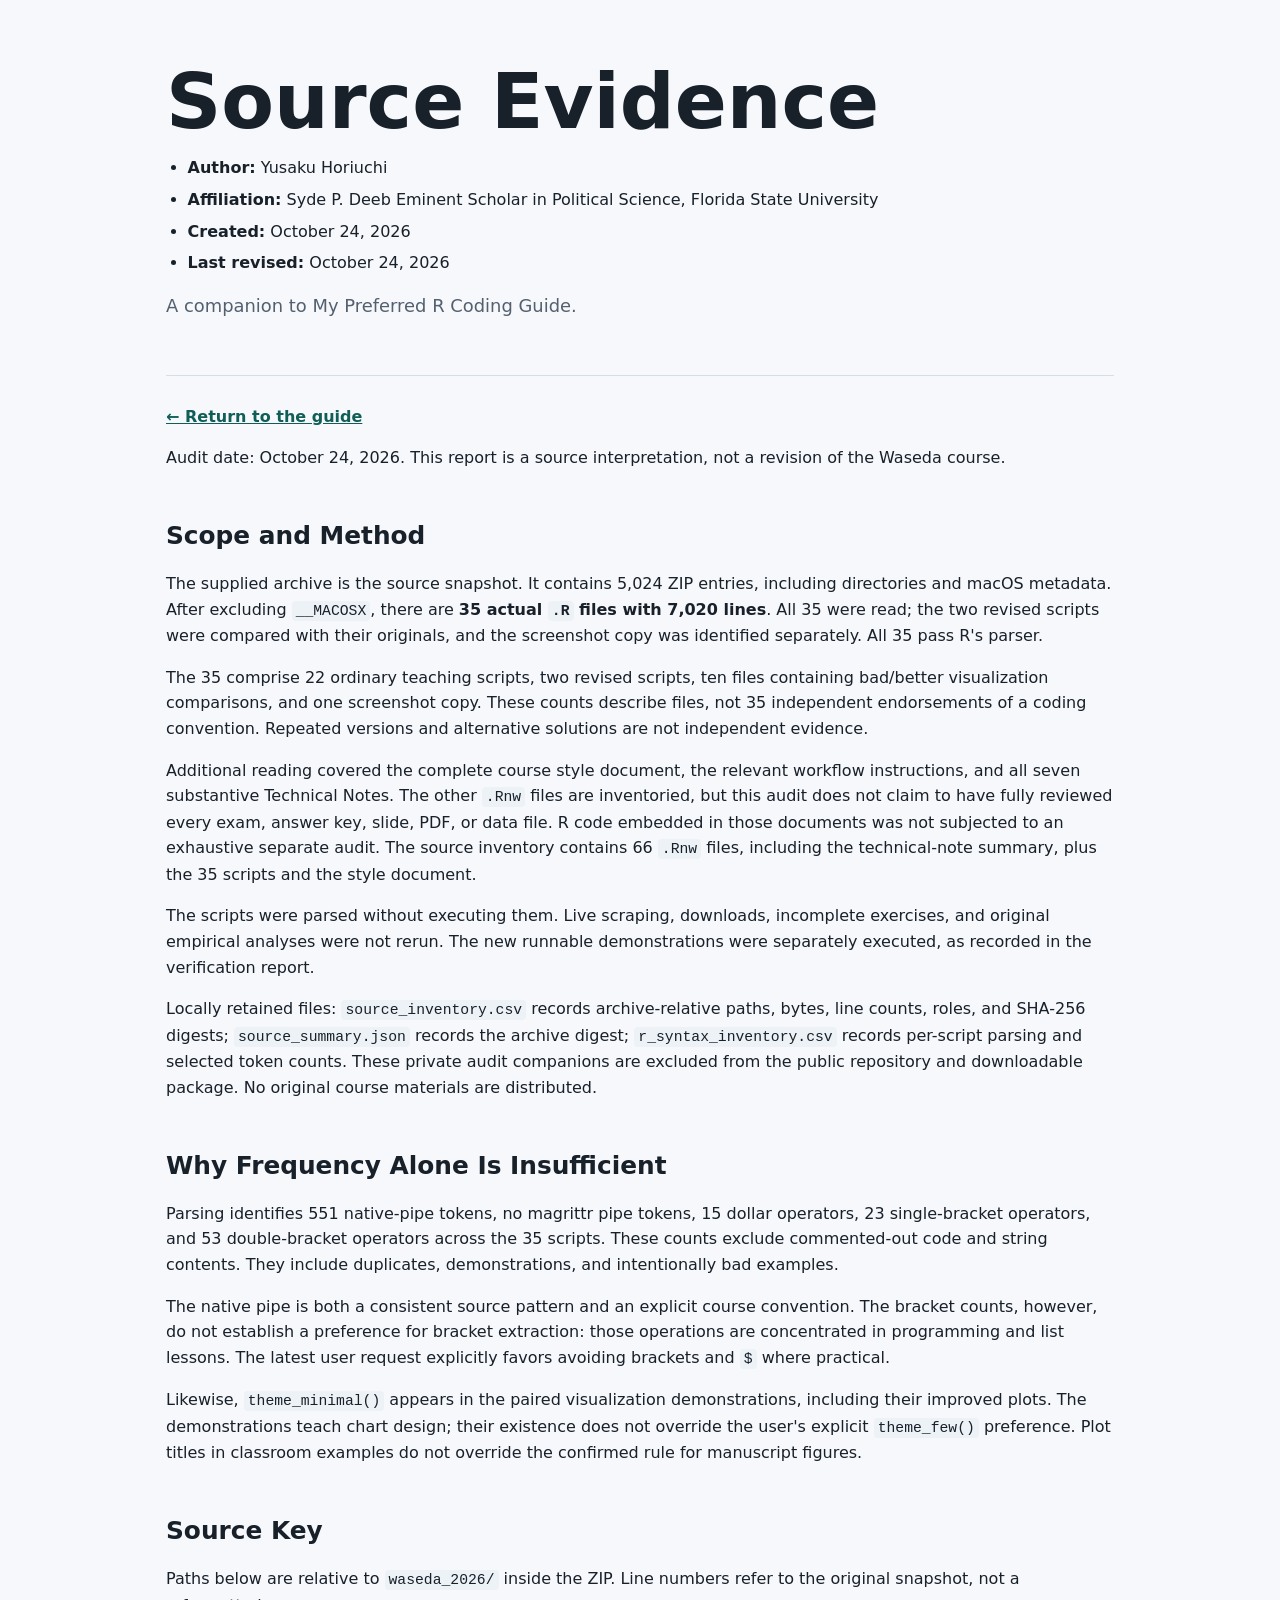
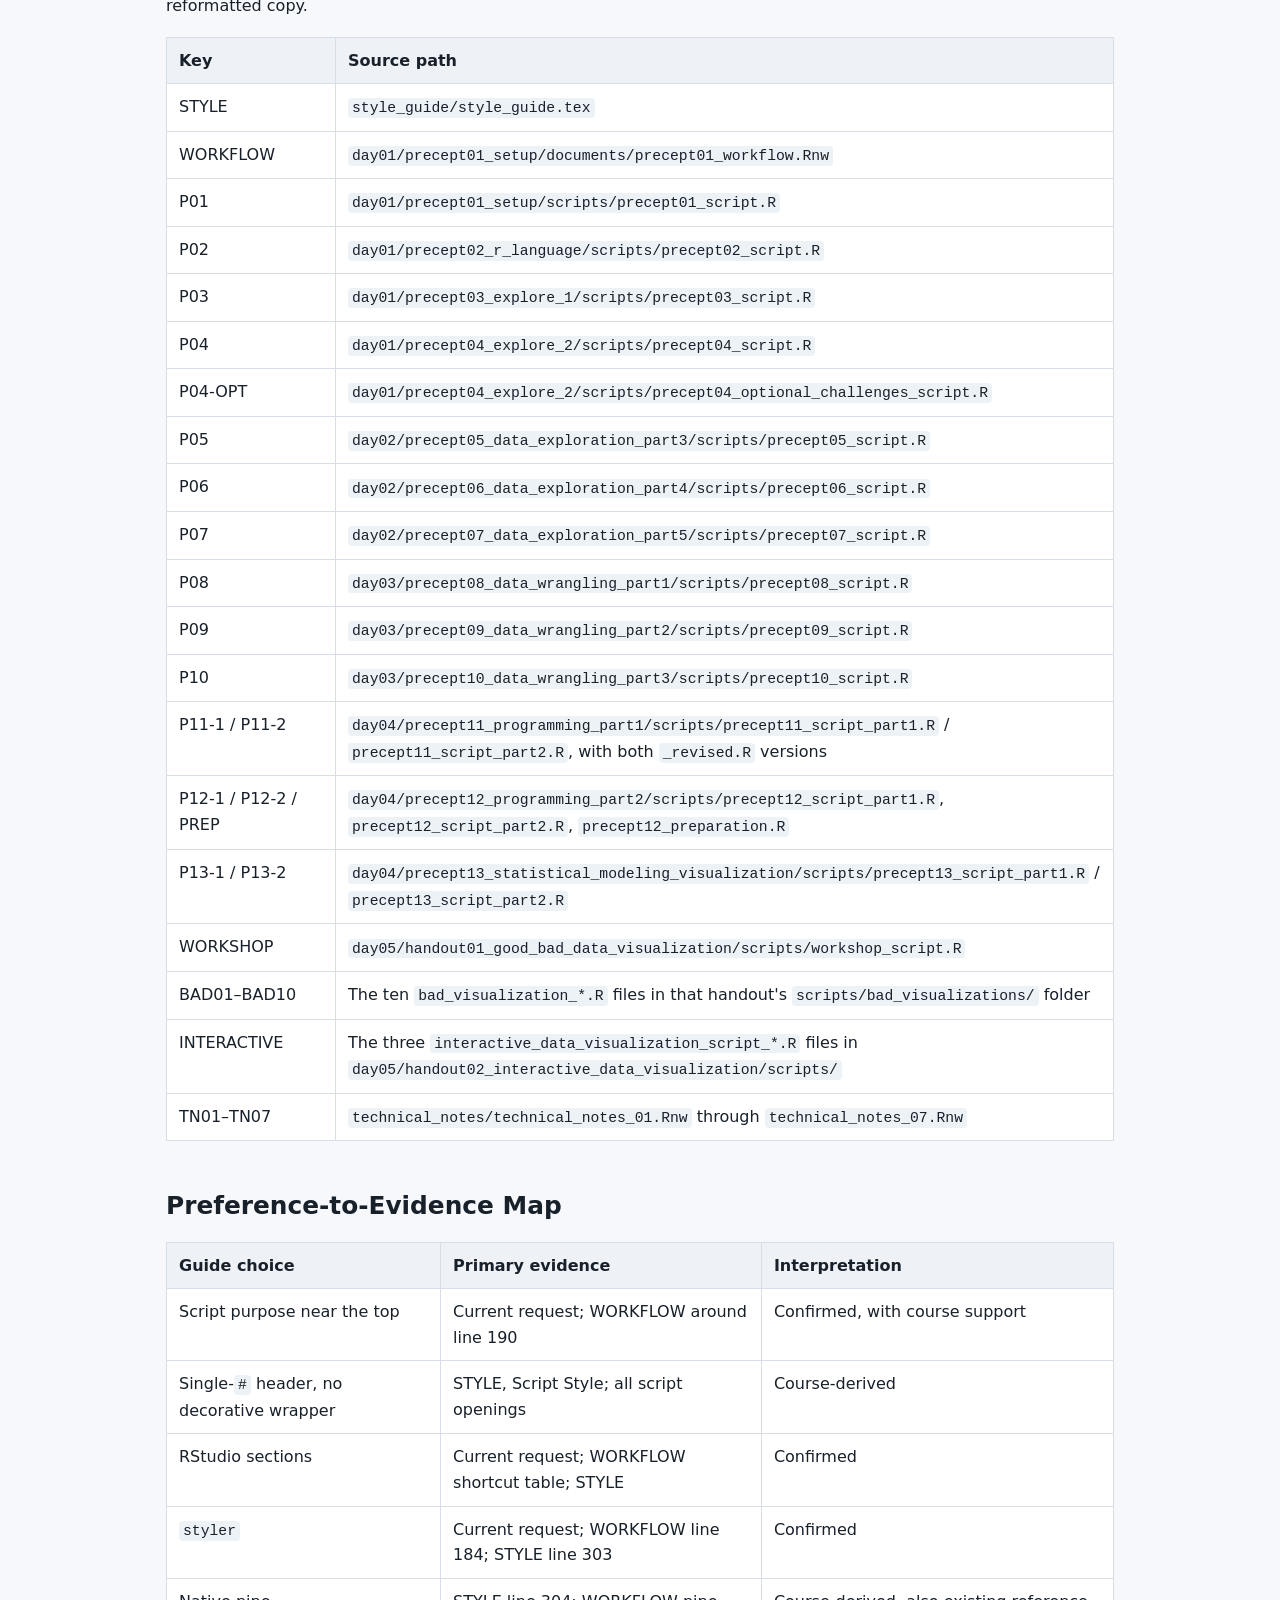
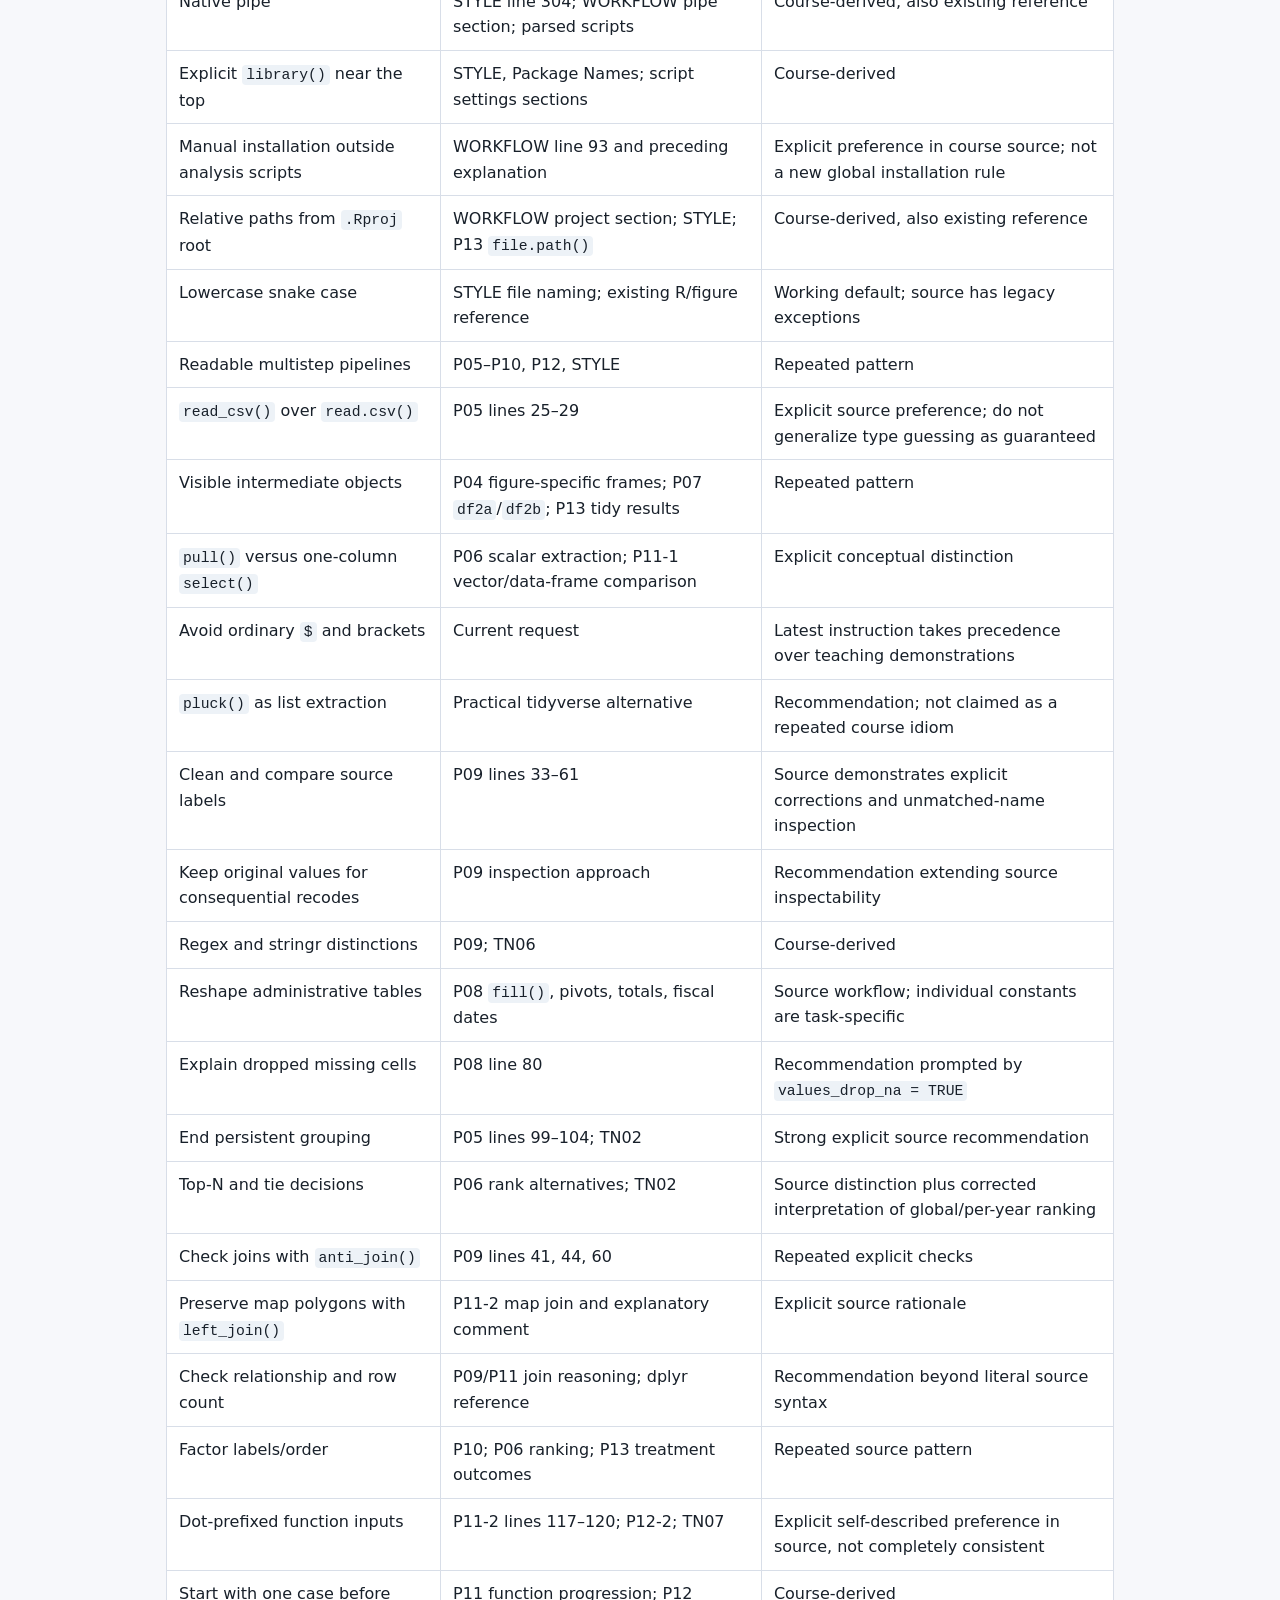
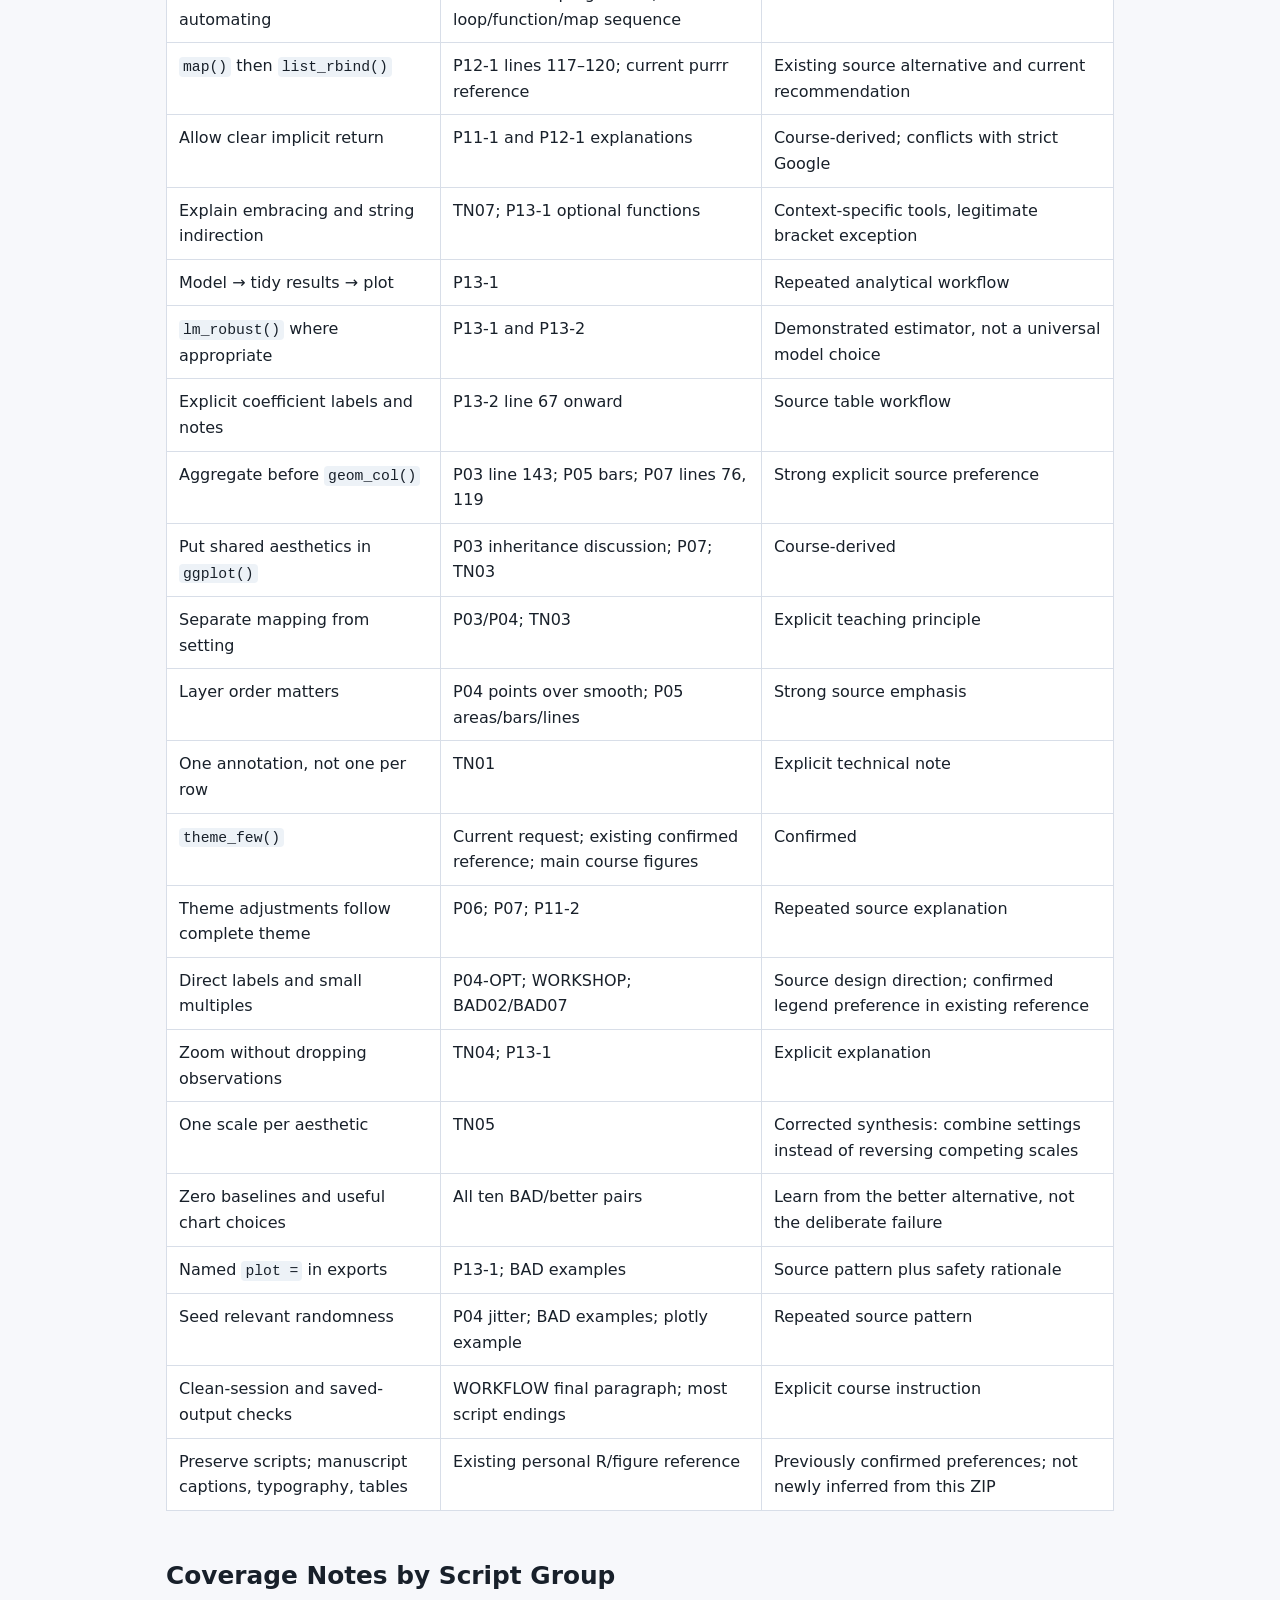
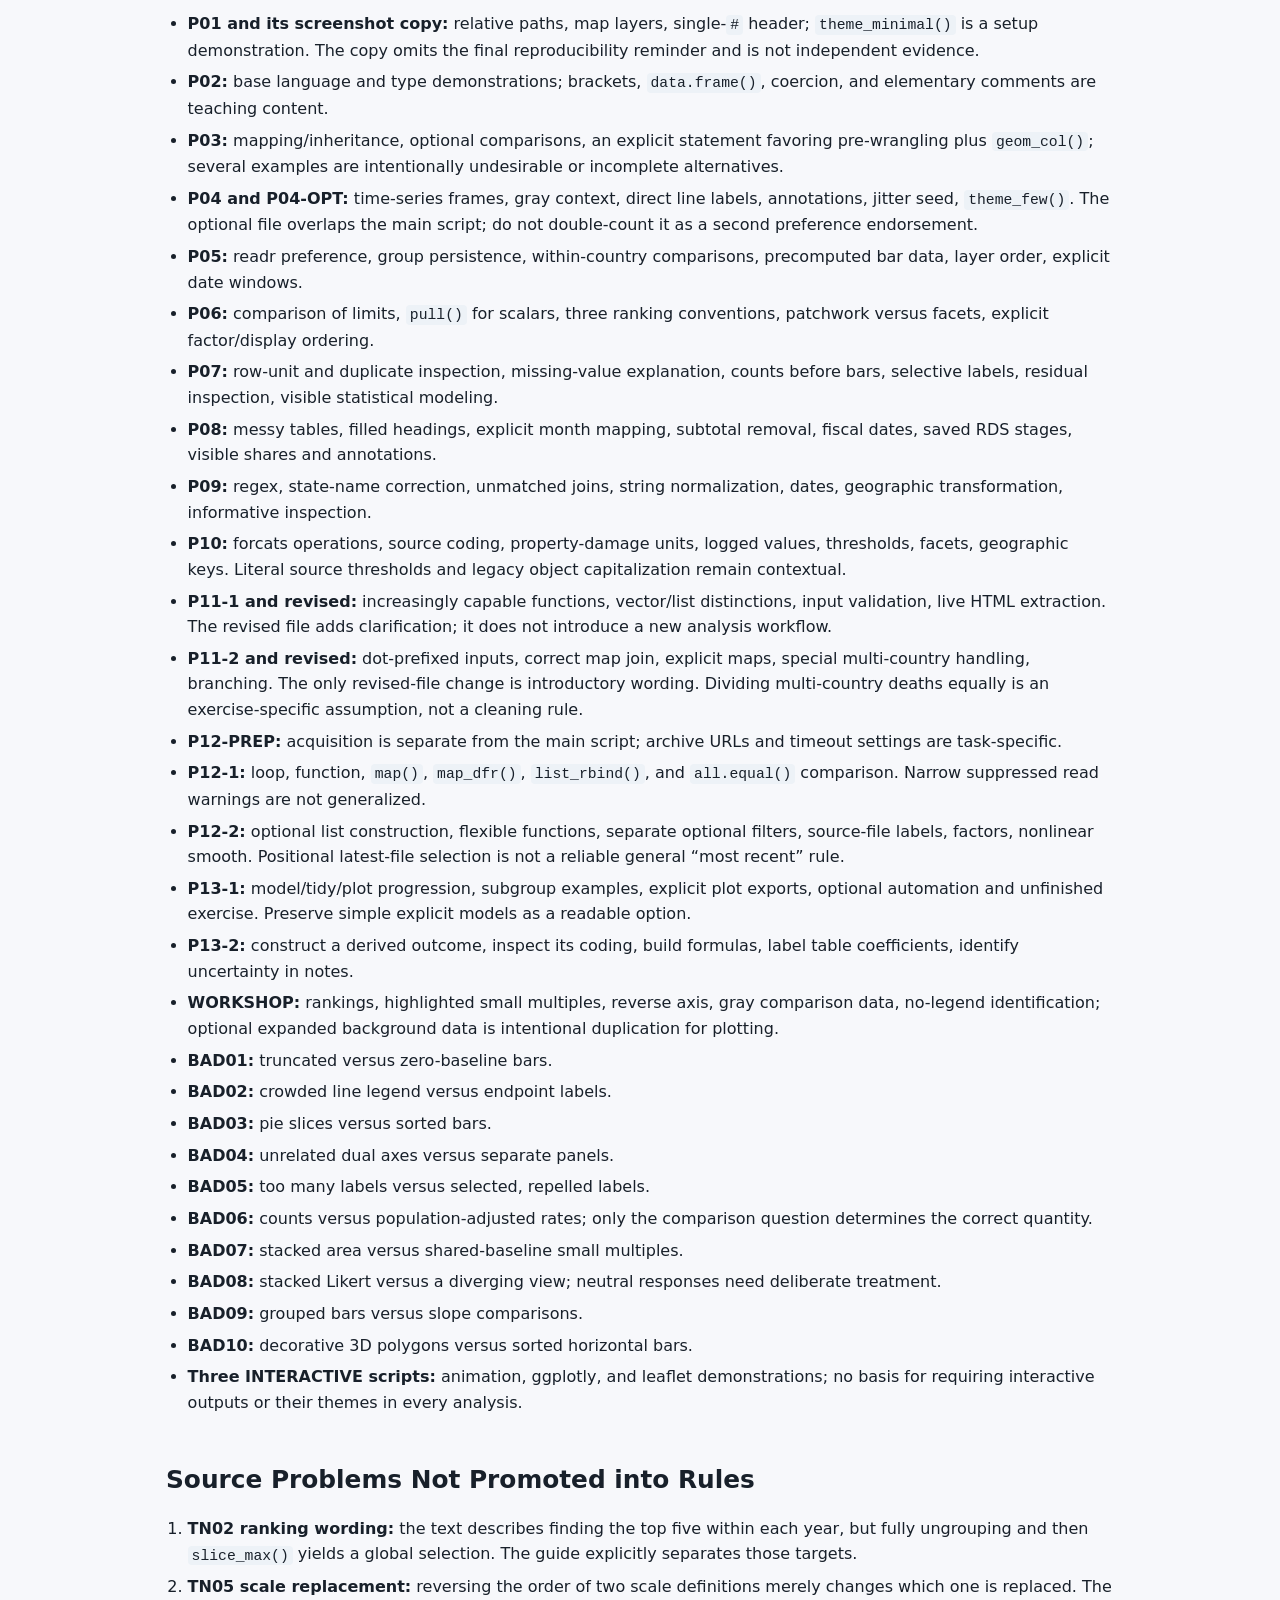
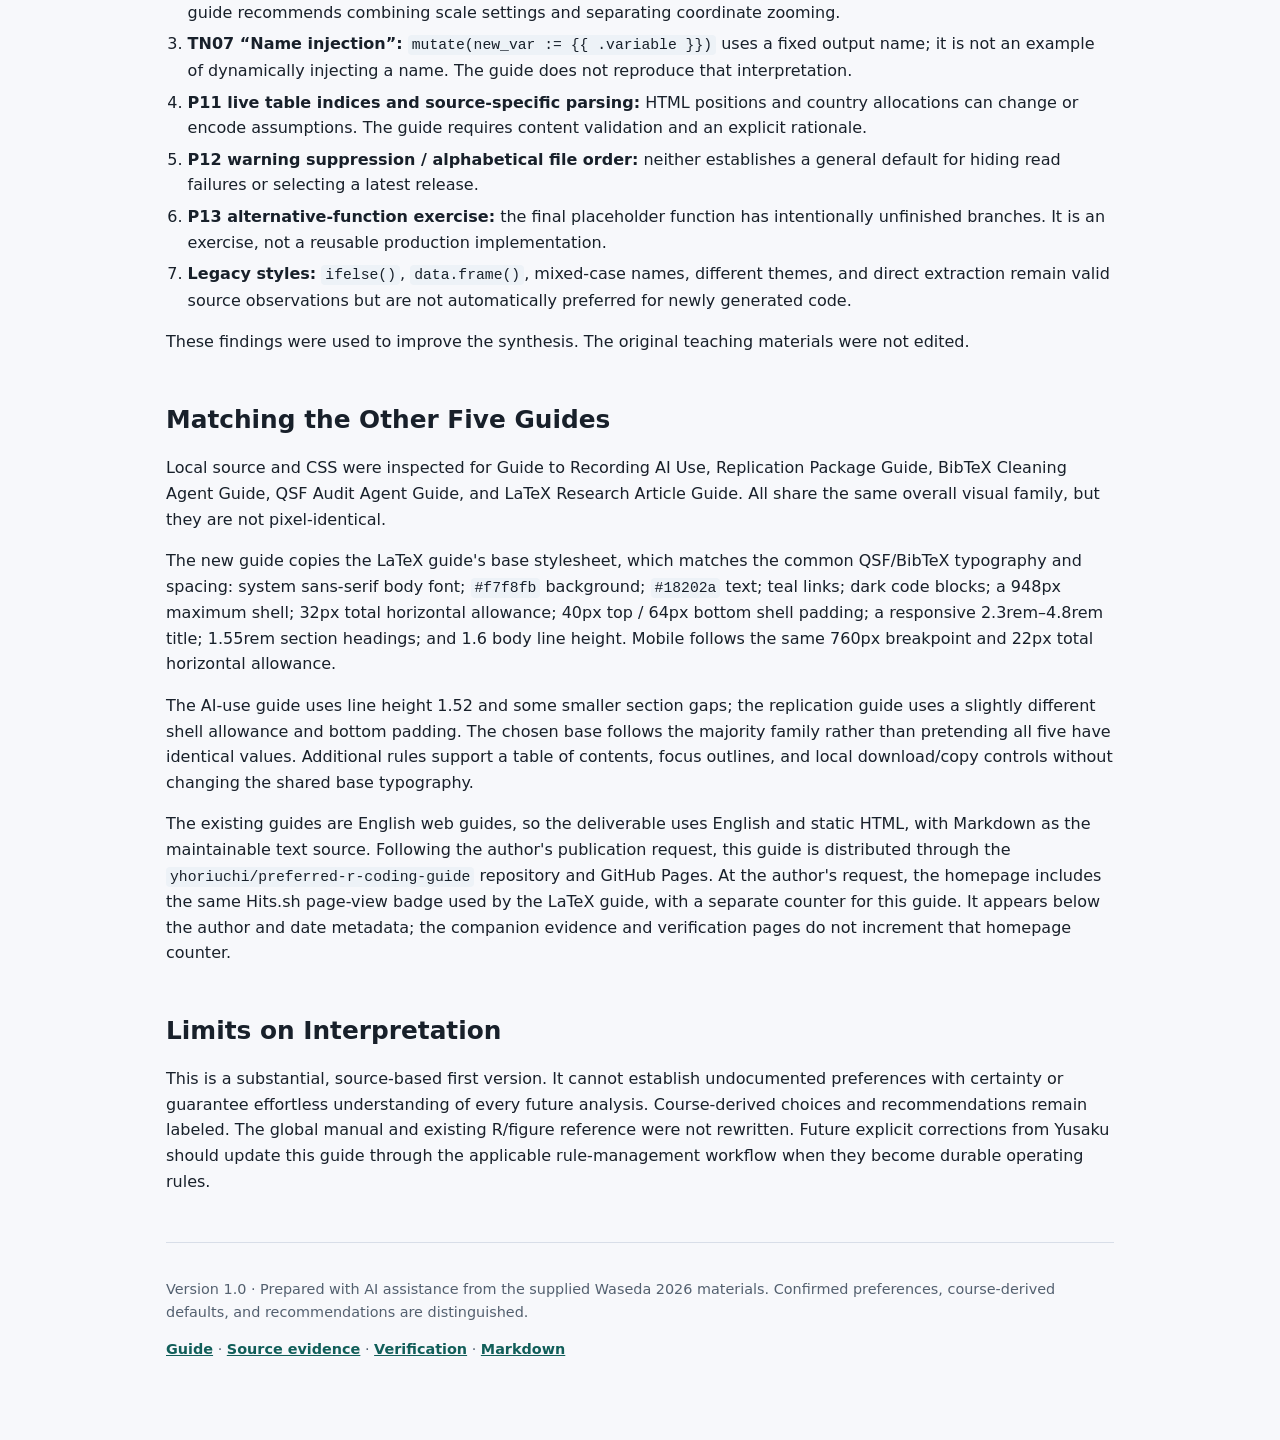
<file: evidence.html>
<!doctype html>
<html lang="en">
<head>
  <meta charset="utf-8">
  <meta name="viewport" content="width=device-width, initial-scale=1">
  <meta name="color-scheme" content="light">
  <meta name="description" content="Yusaku Horiuchi's source-based guide to readable R analysis with AI.">
  <title>Source Evidence</title>
  <link rel="stylesheet" href="assets/site.css">
  <link rel="stylesheet" href="assets/guide.css">
  <script src="assets/guide.js" defer></script>
</head>
<body>
<a class="skip-link" href="#guide-content">Skip to guide</a>
<main class="page-shell">
  <header class="hero">
    <h1>Source Evidence</h1>
    <ul class="metadata">
      <li><strong>Author:</strong> Yusaku Horiuchi</li>
      <li><strong>Affiliation:</strong> Syde P. Deeb Eminent Scholar in Political Science, Florida State University</li>
      <li><strong>Created:</strong> October 24, 2026</li>
      <li><strong>Last revised:</strong> October 24, 2026</li>
    </ul>
    <p>A companion to My Preferred R Coding Guide.</p>
    
  </header>
  <p class="return-link"><a href="index.html">← Return to the guide</a></p><article id="guide-content">
<p>Audit date: October 24, 2026. This report is a source interpretation, not a revision of the Waseda course.</p>
<h2 id="scope-and-method">Scope and Method</h2>
<p>The supplied archive is the source snapshot. It contains 5,024 ZIP entries, including directories and macOS metadata. After excluding <code>__MACOSX</code>, there are <strong>35 actual <code>.R</code> files with 7,020 lines</strong>. All 35 were read; the two revised scripts were compared with their originals, and the screenshot copy was identified separately. All 35 pass R's parser.</p>
<p>The 35 comprise 22 ordinary teaching scripts, two revised scripts, ten files containing bad/better visualization comparisons, and one screenshot copy. These counts describe files, not 35 independent endorsements of a coding convention. Repeated versions and alternative solutions are not independent evidence.</p>
<p>Additional reading covered the complete course style document, the relevant workflow instructions, and all seven substantive Technical Notes. The other <code>.Rnw</code> files are inventoried, but this audit does not claim to have fully reviewed every exam, answer key, slide, PDF, or data file. R code embedded in those documents was not subjected to an exhaustive separate audit. The source inventory contains 66 <code>.Rnw</code> files, including the technical-note summary, plus the 35 scripts and the style document.</p>
<p>The scripts were parsed without executing them. Live scraping, downloads, incomplete exercises, and original empirical analyses were not rerun. The new runnable demonstrations were separately executed, as recorded in the verification report.</p>
<p>Locally retained files: <code>source_inventory.csv</code> records archive-relative paths, bytes, line counts, roles, and SHA-256 digests; <code>source_summary.json</code> records the archive digest; <code>r_syntax_inventory.csv</code> records per-script parsing and selected token counts. These private audit companions are excluded from the public repository and downloadable package. No original course materials are distributed.</p>
<h2 id="why-frequency-alone-is-insufficient">Why Frequency Alone Is Insufficient</h2>
<p>Parsing identifies 551 native-pipe tokens, no magrittr pipe tokens, 15 dollar operators, 23 single-bracket operators, and 53 double-bracket operators across the 35 scripts. These counts exclude commented-out code and string contents. They include duplicates, demonstrations, and intentionally bad examples.</p>
<p>The native pipe is both a consistent source pattern and an explicit course convention. The bracket counts, however, do not establish a preference for bracket extraction: those operations are concentrated in programming and list lessons. The latest user request explicitly favors avoiding brackets and <code>$</code> where practical.</p>
<p>Likewise, <code>theme_minimal()</code> appears in the paired visualization demonstrations, including their improved plots. The demonstrations teach chart design; their existence does not override the user's explicit <code>theme_few()</code> preference. Plot titles in classroom examples do not override the confirmed rule for manuscript figures.</p>
<h2 id="source-key">Source Key</h2>
<p>Paths below are relative to <code>waseda_2026/</code> inside the ZIP. Line numbers refer to the original snapshot, not a reformatted copy.</p>
<table>
<thead>
<tr>
<th>Key</th>
<th>Source path</th>
</tr>
</thead>
<tbody>
<tr>
<td>STYLE</td>
<td><code>style_guide/style_guide.tex</code></td>
</tr>
<tr>
<td>WORKFLOW</td>
<td><code>day01/precept01_setup/documents/precept01_workflow.Rnw</code></td>
</tr>
<tr>
<td>P01</td>
<td><code>day01/precept01_setup/scripts/precept01_script.R</code></td>
</tr>
<tr>
<td>P02</td>
<td><code>day01/precept02_r_language/scripts/precept02_script.R</code></td>
</tr>
<tr>
<td>P03</td>
<td><code>day01/precept03_explore_1/scripts/precept03_script.R</code></td>
</tr>
<tr>
<td>P04</td>
<td><code>day01/precept04_explore_2/scripts/precept04_script.R</code></td>
</tr>
<tr>
<td>P04-OPT</td>
<td><code>day01/precept04_explore_2/scripts/precept04_optional_challenges_script.R</code></td>
</tr>
<tr>
<td>P05</td>
<td><code>day02/precept05_data_exploration_part3/scripts/precept05_script.R</code></td>
</tr>
<tr>
<td>P06</td>
<td><code>day02/precept06_data_exploration_part4/scripts/precept06_script.R</code></td>
</tr>
<tr>
<td>P07</td>
<td><code>day02/precept07_data_exploration_part5/scripts/precept07_script.R</code></td>
</tr>
<tr>
<td>P08</td>
<td><code>day03/precept08_data_wrangling_part1/scripts/precept08_script.R</code></td>
</tr>
<tr>
<td>P09</td>
<td><code>day03/precept09_data_wrangling_part2/scripts/precept09_script.R</code></td>
</tr>
<tr>
<td>P10</td>
<td><code>day03/precept10_data_wrangling_part3/scripts/precept10_script.R</code></td>
</tr>
<tr>
<td>P11-1 / P11-2</td>
<td><code>day04/precept11_programming_part1/scripts/precept11_script_part1.R</code> / <code>precept11_script_part2.R</code>, with both <code>_revised.R</code> versions</td>
</tr>
<tr>
<td>P12-1 / P12-2 / PREP</td>
<td><code>day04/precept12_programming_part2/scripts/precept12_script_part1.R</code>, <code>precept12_script_part2.R</code>, <code>precept12_preparation.R</code></td>
</tr>
<tr>
<td>P13-1 / P13-2</td>
<td><code>day04/precept13_statistical_modeling_visualization/scripts/precept13_script_part1.R</code> / <code>precept13_script_part2.R</code></td>
</tr>
<tr>
<td>WORKSHOP</td>
<td><code>day05/handout01_good_bad_data_visualization/scripts/workshop_script.R</code></td>
</tr>
<tr>
<td>BAD01–BAD10</td>
<td>The ten <code>bad_visualization_*.R</code> files in that handout's <code>scripts/bad_visualizations/</code> folder</td>
</tr>
<tr>
<td>INTERACTIVE</td>
<td>The three <code>interactive_data_visualization_script_*.R</code> files in <code>day05/handout02_interactive_data_visualization/scripts/</code></td>
</tr>
<tr>
<td>TN01–TN07</td>
<td><code>technical_notes/technical_notes_01.Rnw</code> through <code>technical_notes_07.Rnw</code></td>
</tr>
</tbody>
</table>
<h2 id="preference-to-evidence-map">Preference-to-Evidence Map</h2>
<table>
<thead>
<tr>
<th>Guide choice</th>
<th>Primary evidence</th>
<th>Interpretation</th>
</tr>
</thead>
<tbody>
<tr>
<td>Script purpose near the top</td>
<td>Current request; WORKFLOW around line 190</td>
<td>Confirmed, with course support</td>
</tr>
<tr>
<td>Single-<code>#</code> header, no decorative wrapper</td>
<td>STYLE, Script Style; all script openings</td>
<td>Course-derived</td>
</tr>
<tr>
<td>RStudio sections</td>
<td>Current request; WORKFLOW shortcut table; STYLE</td>
<td>Confirmed</td>
</tr>
<tr>
<td><code>styler</code></td>
<td>Current request; WORKFLOW line 184; STYLE line 303</td>
<td>Confirmed</td>
</tr>
<tr>
<td>Native pipe</td>
<td>STYLE line 304; WORKFLOW pipe section; parsed scripts</td>
<td>Course-derived, also existing reference</td>
</tr>
<tr>
<td>Explicit <code>library()</code> near the top</td>
<td>STYLE, Package Names; script settings sections</td>
<td>Course-derived</td>
</tr>
<tr>
<td>Manual installation outside analysis scripts</td>
<td>WORKFLOW line 93 and preceding explanation</td>
<td>Explicit preference in course source; not a new global installation rule</td>
</tr>
<tr>
<td>Relative paths from <code>.Rproj</code> root</td>
<td>WORKFLOW project section; STYLE; P13 <code>file.path()</code></td>
<td>Course-derived, also existing reference</td>
</tr>
<tr>
<td>Lowercase snake case</td>
<td>STYLE file naming; existing R/figure reference</td>
<td>Working default; source has legacy exceptions</td>
</tr>
<tr>
<td>Readable multistep pipelines</td>
<td>P05–P10, P12, STYLE</td>
<td>Repeated pattern</td>
</tr>
<tr>
<td><code>read_csv()</code> over <code>read.csv()</code></td>
<td>P05 lines 25–29</td>
<td>Explicit source preference; do not generalize type guessing as guaranteed</td>
</tr>
<tr>
<td>Visible intermediate objects</td>
<td>P04 figure-specific frames; P07 <code>df2a</code>/<code>df2b</code>; P13 tidy results</td>
<td>Repeated pattern</td>
</tr>
<tr>
<td><code>pull()</code> versus one-column <code>select()</code></td>
<td>P06 scalar extraction; P11-1 vector/data-frame comparison</td>
<td>Explicit conceptual distinction</td>
</tr>
<tr>
<td>Avoid ordinary <code>$</code> and brackets</td>
<td>Current request</td>
<td>Latest instruction takes precedence over teaching demonstrations</td>
</tr>
<tr>
<td><code>pluck()</code> as list extraction</td>
<td>Practical tidyverse alternative</td>
<td>Recommendation; not claimed as a repeated course idiom</td>
</tr>
<tr>
<td>Clean and compare source labels</td>
<td>P09 lines 33–61</td>
<td>Source demonstrates explicit corrections and unmatched-name inspection</td>
</tr>
<tr>
<td>Keep original values for consequential recodes</td>
<td>P09 inspection approach</td>
<td>Recommendation extending source inspectability</td>
</tr>
<tr>
<td>Regex and stringr distinctions</td>
<td>P09; TN06</td>
<td>Course-derived</td>
</tr>
<tr>
<td>Reshape administrative tables</td>
<td>P08 <code>fill()</code>, pivots, totals, fiscal dates</td>
<td>Source workflow; individual constants are task-specific</td>
</tr>
<tr>
<td>Explain dropped missing cells</td>
<td>P08 line 80</td>
<td>Recommendation prompted by <code>values_drop_na = TRUE</code></td>
</tr>
<tr>
<td>End persistent grouping</td>
<td>P05 lines 99–104; TN02</td>
<td>Strong explicit source recommendation</td>
</tr>
<tr>
<td>Top-N and tie decisions</td>
<td>P06 rank alternatives; TN02</td>
<td>Source distinction plus corrected interpretation of global/per-year ranking</td>
</tr>
<tr>
<td>Check joins with <code>anti_join()</code></td>
<td>P09 lines 41, 44, 60</td>
<td>Repeated explicit checks</td>
</tr>
<tr>
<td>Preserve map polygons with <code>left_join()</code></td>
<td>P11-2 map join and explanatory comment</td>
<td>Explicit source rationale</td>
</tr>
<tr>
<td>Check relationship and row count</td>
<td>P09/P11 join reasoning; dplyr reference</td>
<td>Recommendation beyond literal source syntax</td>
</tr>
<tr>
<td>Factor labels/order</td>
<td>P10; P06 ranking; P13 treatment outcomes</td>
<td>Repeated source pattern</td>
</tr>
<tr>
<td>Dot-prefixed function inputs</td>
<td>P11-2 lines 117–120; P12-2; TN07</td>
<td>Explicit self-described preference in source, not completely consistent</td>
</tr>
<tr>
<td>Start with one case before automating</td>
<td>P11 function progression; P12 loop/function/map sequence</td>
<td>Course-derived</td>
</tr>
<tr>
<td><code>map()</code> then <code>list_rbind()</code></td>
<td>P12-1 lines 117–120; current purrr reference</td>
<td>Existing source alternative and current recommendation</td>
</tr>
<tr>
<td>Allow clear implicit return</td>
<td>P11-1 and P12-1 explanations</td>
<td>Course-derived; conflicts with strict Google</td>
</tr>
<tr>
<td>Explain embracing and string indirection</td>
<td>TN07; P13-1 optional functions</td>
<td>Context-specific tools, legitimate bracket exception</td>
</tr>
<tr>
<td>Model → tidy results → plot</td>
<td>P13-1</td>
<td>Repeated analytical workflow</td>
</tr>
<tr>
<td><code>lm_robust()</code> where appropriate</td>
<td>P13-1 and P13-2</td>
<td>Demonstrated estimator, not a universal model choice</td>
</tr>
<tr>
<td>Explicit coefficient labels and notes</td>
<td>P13-2 line 67 onward</td>
<td>Source table workflow</td>
</tr>
<tr>
<td>Aggregate before <code>geom_col()</code></td>
<td>P03 line 143; P05 bars; P07 lines 76, 119</td>
<td>Strong explicit source preference</td>
</tr>
<tr>
<td>Put shared aesthetics in <code>ggplot()</code></td>
<td>P03 inheritance discussion; P07; TN03</td>
<td>Course-derived</td>
</tr>
<tr>
<td>Separate mapping from setting</td>
<td>P03/P04; TN03</td>
<td>Explicit teaching principle</td>
</tr>
<tr>
<td>Layer order matters</td>
<td>P04 points over smooth; P05 areas/bars/lines</td>
<td>Strong source emphasis</td>
</tr>
<tr>
<td>One annotation, not one per row</td>
<td>TN01</td>
<td>Explicit technical note</td>
</tr>
<tr>
<td><code>theme_few()</code></td>
<td>Current request; existing confirmed reference; main course figures</td>
<td>Confirmed</td>
</tr>
<tr>
<td>Theme adjustments follow complete theme</td>
<td>P06; P07; P11-2</td>
<td>Repeated source explanation</td>
</tr>
<tr>
<td>Direct labels and small multiples</td>
<td>P04-OPT; WORKSHOP; BAD02/BAD07</td>
<td>Source design direction; confirmed legend preference in existing reference</td>
</tr>
<tr>
<td>Zoom without dropping observations</td>
<td>TN04; P13-1</td>
<td>Explicit explanation</td>
</tr>
<tr>
<td>One scale per aesthetic</td>
<td>TN05</td>
<td>Corrected synthesis: combine settings instead of reversing competing scales</td>
</tr>
<tr>
<td>Zero baselines and useful chart choices</td>
<td>All ten BAD/better pairs</td>
<td>Learn from the better alternative, not the deliberate failure</td>
</tr>
<tr>
<td>Named <code>plot =</code> in exports</td>
<td>P13-1; BAD examples</td>
<td>Source pattern plus safety rationale</td>
</tr>
<tr>
<td>Seed relevant randomness</td>
<td>P04 jitter; BAD examples; plotly example</td>
<td>Repeated source pattern</td>
</tr>
<tr>
<td>Clean-session and saved-output checks</td>
<td>WORKFLOW final paragraph; most script endings</td>
<td>Explicit course instruction</td>
</tr>
<tr>
<td>Preserve scripts; manuscript captions, typography, tables</td>
<td>Existing personal R/figure reference</td>
<td>Previously confirmed preferences; not newly inferred from this ZIP</td>
</tr>
</tbody>
</table>
<h2 id="coverage-notes-by-script-group">Coverage Notes by Script Group</h2>
<ul>
<li><strong>P01 and its screenshot copy:</strong> relative paths, map layers, single-<code>#</code> header; <code>theme_minimal()</code> is a setup demonstration. The copy omits the final reproducibility reminder and is not independent evidence.</li>
<li><strong>P02:</strong> base language and type demonstrations; brackets, <code>data.frame()</code>, coercion, and elementary comments are teaching content.</li>
<li><strong>P03:</strong> mapping/inheritance, optional comparisons, an explicit statement favoring pre-wrangling plus <code>geom_col()</code>; several examples are intentionally undesirable or incomplete alternatives.</li>
<li><strong>P04 and P04-OPT:</strong> time-series frames, gray context, direct line labels, annotations, jitter seed, <code>theme_few()</code>. The optional file overlaps the main script; do not double-count it as a second preference endorsement.</li>
<li><strong>P05:</strong> readr preference, group persistence, within-country comparisons, precomputed bar data, layer order, explicit date windows.</li>
<li><strong>P06:</strong> comparison of limits, <code>pull()</code> for scalars, three ranking conventions, patchwork versus facets, explicit factor/display ordering.</li>
<li><strong>P07:</strong> row-unit and duplicate inspection, missing-value explanation, counts before bars, selective labels, residual inspection, visible statistical modeling.</li>
<li><strong>P08:</strong> messy tables, filled headings, explicit month mapping, subtotal removal, fiscal dates, saved RDS stages, visible shares and annotations.</li>
<li><strong>P09:</strong> regex, state-name correction, unmatched joins, string normalization, dates, geographic transformation, informative inspection.</li>
<li><strong>P10:</strong> forcats operations, source coding, property-damage units, logged values, thresholds, facets, geographic keys. Literal source thresholds and legacy object capitalization remain contextual.</li>
<li><strong>P11-1 and revised:</strong> increasingly capable functions, vector/list distinctions, input validation, live HTML extraction. The revised file adds clarification; it does not introduce a new analysis workflow.</li>
<li><strong>P11-2 and revised:</strong> dot-prefixed inputs, correct map join, explicit maps, special multi-country handling, branching. The only revised-file change is introductory wording. Dividing multi-country deaths equally is an exercise-specific assumption, not a cleaning rule.</li>
<li><strong>P12-PREP:</strong> acquisition is separate from the main script; archive URLs and timeout settings are task-specific.</li>
<li><strong>P12-1:</strong> loop, function, <code>map()</code>, <code>map_dfr()</code>, <code>list_rbind()</code>, and <code>all.equal()</code> comparison. Narrow suppressed read warnings are not generalized.</li>
<li><strong>P12-2:</strong> optional list construction, flexible functions, separate optional filters, source-file labels, factors, nonlinear smooth. Positional latest-file selection is not a reliable general “most recent” rule.</li>
<li><strong>P13-1:</strong> model/tidy/plot progression, subgroup examples, explicit plot exports, optional automation and unfinished exercise. Preserve simple explicit models as a readable option.</li>
<li><strong>P13-2:</strong> construct a derived outcome, inspect its coding, build formulas, label table coefficients, identify uncertainty in notes.</li>
<li><strong>WORKSHOP:</strong> rankings, highlighted small multiples, reverse axis, gray comparison data, no-legend identification; optional expanded background data is intentional duplication for plotting.</li>
<li><strong>BAD01:</strong> truncated versus zero-baseline bars.</li>
<li><strong>BAD02:</strong> crowded line legend versus endpoint labels.</li>
<li><strong>BAD03:</strong> pie slices versus sorted bars.</li>
<li><strong>BAD04:</strong> unrelated dual axes versus separate panels.</li>
<li><strong>BAD05:</strong> too many labels versus selected, repelled labels.</li>
<li><strong>BAD06:</strong> counts versus population-adjusted rates; only the comparison question determines the correct quantity.</li>
<li><strong>BAD07:</strong> stacked area versus shared-baseline small multiples.</li>
<li><strong>BAD08:</strong> stacked Likert versus a diverging view; neutral responses need deliberate treatment.</li>
<li><strong>BAD09:</strong> grouped bars versus slope comparisons.</li>
<li><strong>BAD10:</strong> decorative 3D polygons versus sorted horizontal bars.</li>
<li><strong>Three INTERACTIVE scripts:</strong> animation, ggplotly, and leaflet demonstrations; no basis for requiring interactive outputs or their themes in every analysis.</li>
</ul>
<h2 id="source-problems-not-promoted-into-rules">Source Problems Not Promoted into Rules</h2>
<ol>
<li><strong>TN02 ranking wording:</strong> the text describes finding the top five within each year, but fully ungrouping and then <code>slice_max()</code> yields a global selection. The guide explicitly separates those targets.</li>
<li><strong>TN05 scale replacement:</strong> reversing the order of two scale definitions merely changes which one is replaced. The guide recommends combining scale settings and separating coordinate zooming.</li>
<li><strong>TN07 “Name injection”:</strong> <code>mutate(new_var := {{ .variable }})</code> uses a fixed output name; it is not an example of dynamically injecting a name. The guide does not reproduce that interpretation.</li>
<li><strong>P11 live table indices and source-specific parsing:</strong> HTML positions and country allocations can change or encode assumptions. The guide requires content validation and an explicit rationale.</li>
<li><strong>P12 warning suppression / alphabetical file order:</strong> neither establishes a general default for hiding read failures or selecting a latest release.</li>
<li><strong>P13 alternative-function exercise:</strong> the final placeholder function has intentionally unfinished branches. It is an exercise, not a reusable production implementation.</li>
<li><strong>Legacy styles:</strong> <code>ifelse()</code>, <code>data.frame()</code>, mixed-case names, different themes, and direct extraction remain valid source observations but are not automatically preferred for newly generated code.</li>
</ol>
<p>These findings were used to improve the synthesis. The original teaching materials were not edited.</p>
<h2 id="matching-the-other-five-guides">Matching the Other Five Guides</h2>
<p>Local source and CSS were inspected for Guide to Recording AI Use, Replication Package Guide, BibTeX Cleaning Agent Guide, QSF Audit Agent Guide, and LaTeX Research Article Guide. All share the same overall visual family, but they are not pixel-identical.</p>
<p>The new guide copies the LaTeX guide's base stylesheet, which matches the common QSF/BibTeX typography and spacing: system sans-serif body font; <code>#f7f8fb</code> background; <code>#18202a</code> text; teal links; dark code blocks; a 948px maximum shell; 32px total horizontal allowance; 40px top / 64px bottom shell padding; a responsive 2.3rem–4.8rem title; 1.55rem section headings; and 1.6 body line height. Mobile follows the same 760px breakpoint and 22px total horizontal allowance.</p>
<p>The AI-use guide uses line height 1.52 and some smaller section gaps; the replication guide uses a slightly different shell allowance and bottom padding. The chosen base follows the majority family rather than pretending all five have identical values. Additional rules support a table of contents, focus outlines, and local download/copy controls without changing the shared base typography.</p>
<p>The existing guides are English web guides, so the deliverable uses English and static HTML, with Markdown as the maintainable text source. Following the author's publication request, this guide is distributed through the <code>yhoriuchi/preferred-r-coding-guide</code> repository and GitHub Pages. At the author's request, the homepage includes the same Hits.sh page-view badge used by the LaTeX guide, with a separate counter for this guide. It appears below the author and date metadata; the companion evidence and verification pages do not increment that homepage counter.</p>
<h2 id="limits-on-interpretation">Limits on Interpretation</h2>
<p>This is a substantial, source-based first version. It cannot establish undocumented preferences with certainty or guarantee effortless understanding of every future analysis. Course-derived choices and recommendations remain labeled. The global manual and existing R/figure reference were not rewritten. Future explicit corrections from Yusaku should update this guide through the applicable rule-management workflow when they become durable operating rules.</p>
</article>
  <footer><p>Version 1.0 · Prepared with AI assistance from the supplied Waseda 2026 materials.
  Confirmed preferences, course-derived defaults, and recommendations are distinguished.</p>
  <p><a href="index.html">Guide</a> · <a href="evidence.html">Source evidence</a> ·
  <a href="verification.html">Verification</a> · <a href="PREFERRED_R_STYLE.md" download>Markdown</a></p></footer>
</main>
</body>
</html>
</file>
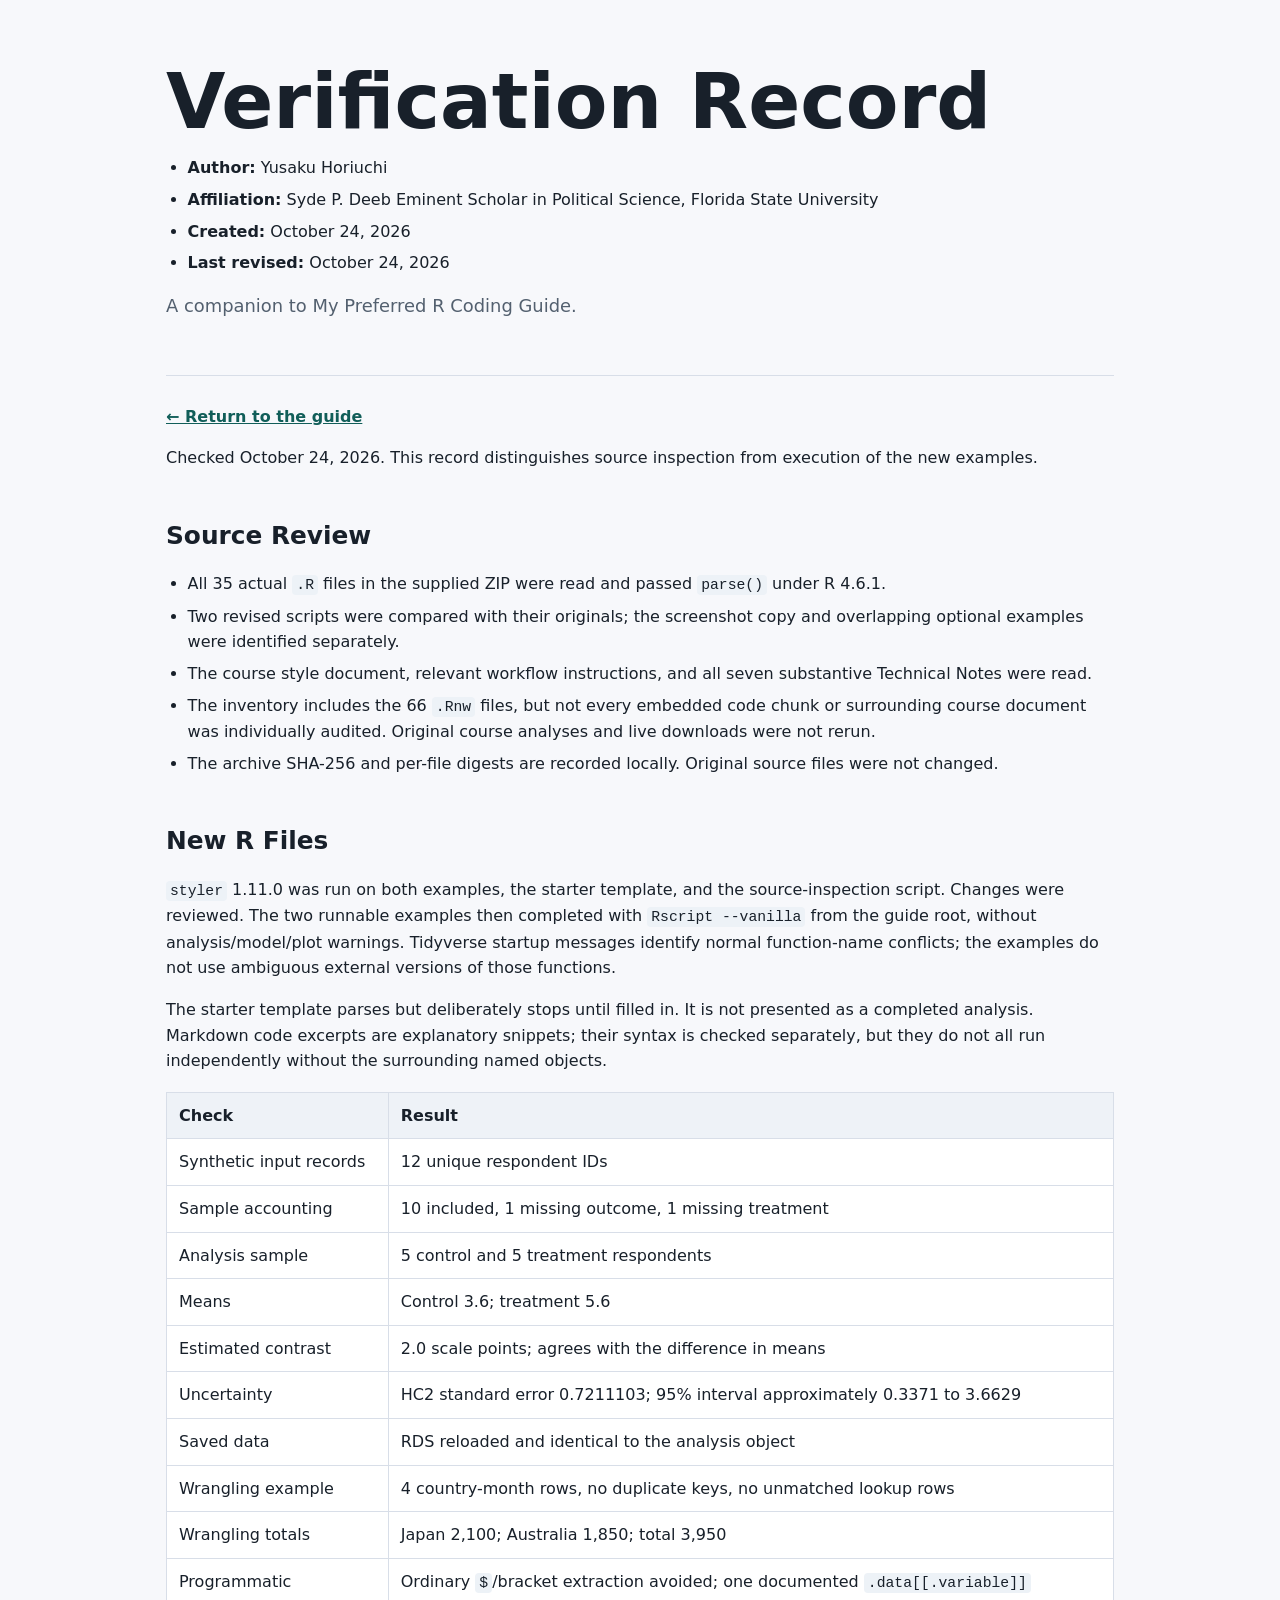
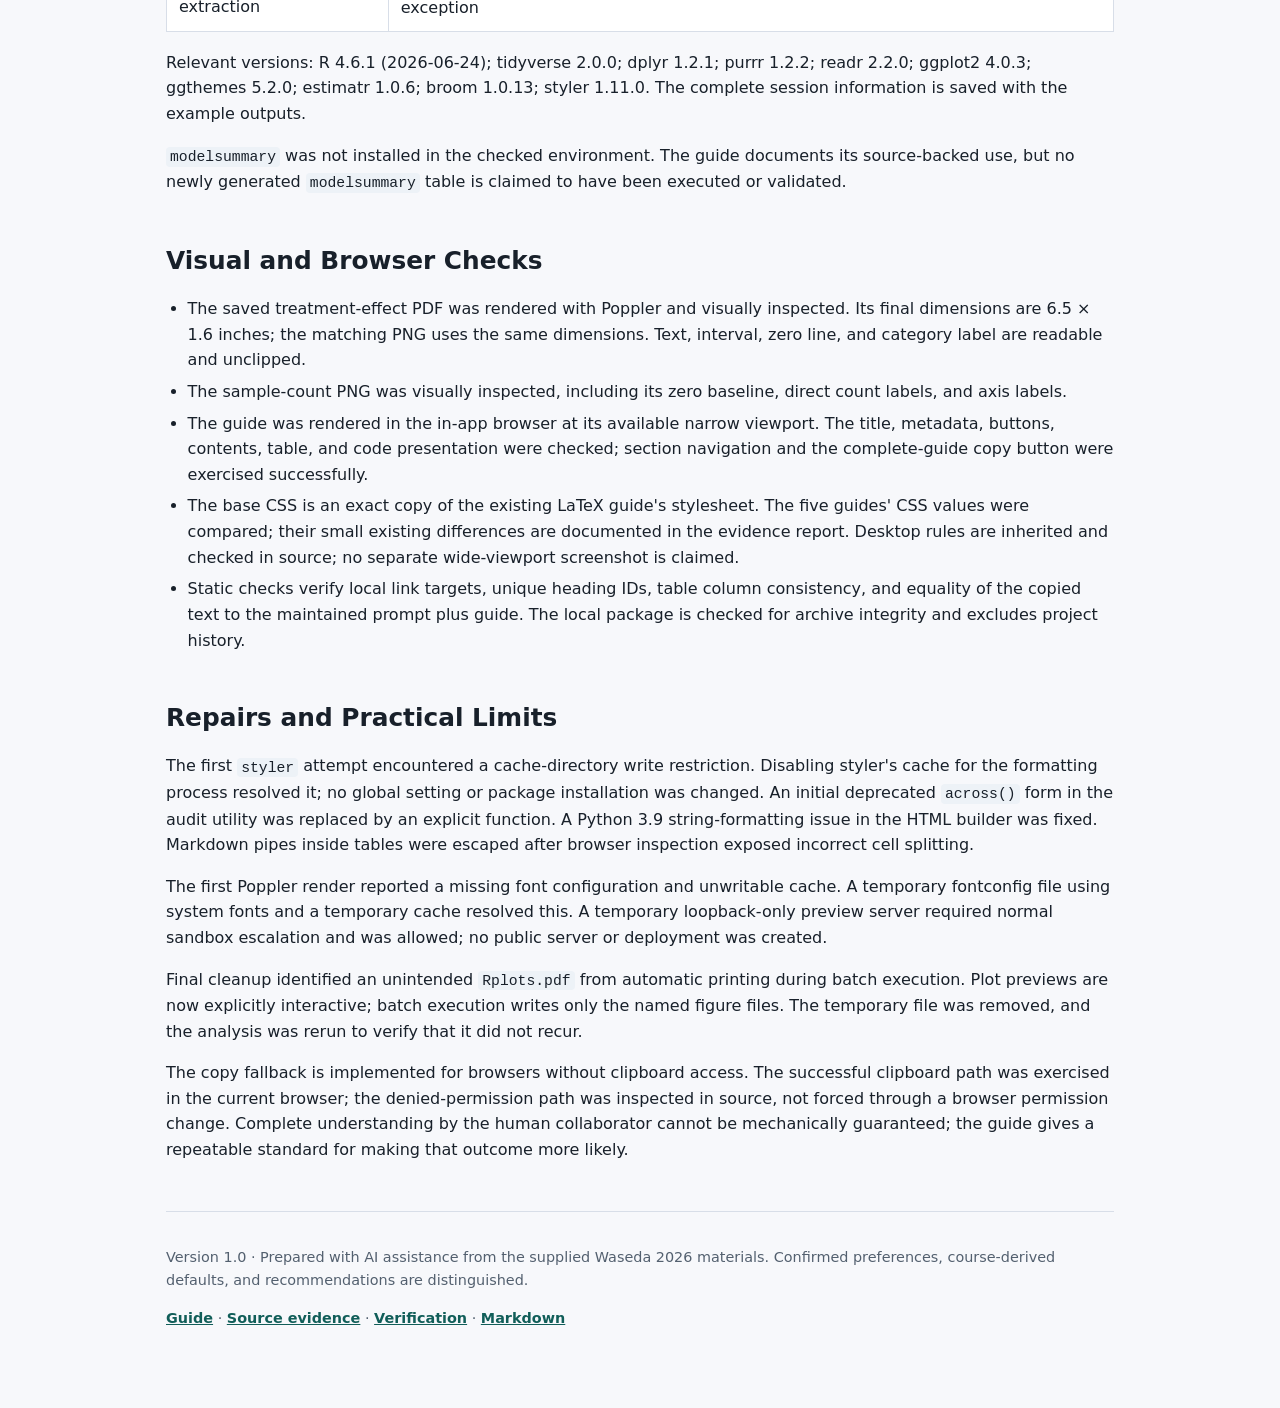
<file: verification.html>
<!doctype html>
<html lang="en">
<head>
  <meta charset="utf-8">
  <meta name="viewport" content="width=device-width, initial-scale=1">
  <meta name="color-scheme" content="light">
  <meta name="description" content="Yusaku Horiuchi's source-based guide to readable R analysis with AI.">
  <title>Verification Record</title>
  <link rel="stylesheet" href="assets/site.css">
  <link rel="stylesheet" href="assets/guide.css">
  <script src="assets/guide.js" defer></script>
</head>
<body>
<a class="skip-link" href="#guide-content">Skip to guide</a>
<main class="page-shell">
  <header class="hero">
    <h1>Verification Record</h1>
    <ul class="metadata">
      <li><strong>Author:</strong> Yusaku Horiuchi</li>
      <li><strong>Affiliation:</strong> Syde P. Deeb Eminent Scholar in Political Science, Florida State University</li>
      <li><strong>Created:</strong> October 24, 2026</li>
      <li><strong>Last revised:</strong> October 24, 2026</li>
    </ul>
    <p>A companion to My Preferred R Coding Guide.</p>
    
  </header>
  <p class="return-link"><a href="index.html">← Return to the guide</a></p><article id="guide-content">
<p>Checked October 24, 2026. This record distinguishes source inspection from execution of the new examples.</p>
<h2 id="source-review">Source Review</h2>
<ul>
<li>All 35 actual <code>.R</code> files in the supplied ZIP were read and passed <code>parse()</code> under R 4.6.1.</li>
<li>Two revised scripts were compared with their originals; the screenshot copy and overlapping optional examples were identified separately.</li>
<li>The course style document, relevant workflow instructions, and all seven substantive Technical Notes were read.</li>
<li>The inventory includes the 66 <code>.Rnw</code> files, but not every embedded code chunk or surrounding course document was individually audited. Original course analyses and live downloads were not rerun.</li>
<li>The archive SHA-256 and per-file digests are recorded locally. Original source files were not changed.</li>
</ul>
<h2 id="new-r-files">New R Files</h2>
<p><code>styler</code> 1.11.0 was run on both examples, the starter template, and the source-inspection script. Changes were reviewed. The two runnable examples then completed with <code>Rscript --vanilla</code> from the guide root, without analysis/model/plot warnings. Tidyverse startup messages identify normal function-name conflicts; the examples do not use ambiguous external versions of those functions.</p>
<p>The starter template parses but deliberately stops until filled in. It is not presented as a completed analysis. Markdown code excerpts are explanatory snippets; their syntax is checked separately, but they do not all run independently without the surrounding named objects.</p>
<table>
<thead>
<tr>
<th>Check</th>
<th>Result</th>
</tr>
</thead>
<tbody>
<tr>
<td>Synthetic input records</td>
<td>12 unique respondent IDs</td>
</tr>
<tr>
<td>Sample accounting</td>
<td>10 included, 1 missing outcome, 1 missing treatment</td>
</tr>
<tr>
<td>Analysis sample</td>
<td>5 control and 5 treatment respondents</td>
</tr>
<tr>
<td>Means</td>
<td>Control 3.6; treatment 5.6</td>
</tr>
<tr>
<td>Estimated contrast</td>
<td>2.0 scale points; agrees with the difference in means</td>
</tr>
<tr>
<td>Uncertainty</td>
<td>HC2 standard error 0.7211103; 95% interval approximately 0.3371 to 3.6629</td>
</tr>
<tr>
<td>Saved data</td>
<td>RDS reloaded and identical to the analysis object</td>
</tr>
<tr>
<td>Wrangling example</td>
<td>4 country-month rows, no duplicate keys, no unmatched lookup rows</td>
</tr>
<tr>
<td>Wrangling totals</td>
<td>Japan 2,100; Australia 1,850; total 3,950</td>
</tr>
<tr>
<td>Programmatic extraction</td>
<td>Ordinary <code>$</code>/bracket extraction avoided; one documented <code>.data[[.variable]]</code> exception</td>
</tr>
</tbody>
</table>
<p>Relevant versions: R 4.6.1 (2026-06-24); tidyverse 2.0.0; dplyr 1.2.1; purrr 1.2.2; readr 2.2.0; ggplot2 4.0.3; ggthemes 5.2.0; estimatr 1.0.6; broom 1.0.13; styler 1.11.0. The complete session information is saved with the example outputs.</p>
<p><code>modelsummary</code> was not installed in the checked environment. The guide documents its source-backed use, but no newly generated <code>modelsummary</code> table is claimed to have been executed or validated.</p>
<h2 id="visual-and-browser-checks">Visual and Browser Checks</h2>
<ul>
<li>The saved treatment-effect PDF was rendered with Poppler and visually inspected. Its final dimensions are 6.5 × 1.6 inches; the matching PNG uses the same dimensions. Text, interval, zero line, and category label are readable and unclipped.</li>
<li>The sample-count PNG was visually inspected, including its zero baseline, direct count labels, and axis labels.</li>
<li>The guide was rendered in the in-app browser at its available narrow viewport. The title, metadata, buttons, contents, table, and code presentation were checked; section navigation and the complete-guide copy button were exercised successfully.</li>
<li>The base CSS is an exact copy of the existing LaTeX guide's stylesheet. The five guides' CSS values were compared; their small existing differences are documented in the evidence report. Desktop rules are inherited and checked in source; no separate wide-viewport screenshot is claimed.</li>
<li>Static checks verify local link targets, unique heading IDs, table column consistency, and equality of the copied text to the maintained prompt plus guide. The local package is checked for archive integrity and excludes project history.</li>
</ul>
<h2 id="repairs-and-practical-limits">Repairs and Practical Limits</h2>
<p>The first <code>styler</code> attempt encountered a cache-directory write restriction. Disabling styler's cache for the formatting process resolved it; no global setting or package installation was changed. An initial deprecated <code>across()</code> form in the audit utility was replaced by an explicit function. A Python 3.9 string-formatting issue in the HTML builder was fixed. Markdown pipes inside tables were escaped after browser inspection exposed incorrect cell splitting.</p>
<p>The first Poppler render reported a missing font configuration and unwritable cache. A temporary fontconfig file using system fonts and a temporary cache resolved this. A temporary loopback-only preview server required normal sandbox escalation and was allowed; no public server or deployment was created.</p>
<p>Final cleanup identified an unintended <code>Rplots.pdf</code> from automatic printing during batch execution. Plot previews are now explicitly interactive; batch execution writes only the named figure files. The temporary file was removed, and the analysis was rerun to verify that it did not recur.</p>
<p>The copy fallback is implemented for browsers without clipboard access. The successful clipboard path was exercised in the current browser; the denied-permission path was inspected in source, not forced through a browser permission change. Complete understanding by the human collaborator cannot be mechanically guaranteed; the guide gives a repeatable standard for making that outcome more likely.</p>
</article>
  <footer><p>Version 1.0 · Prepared with AI assistance from the supplied Waseda 2026 materials.
  Confirmed preferences, course-derived defaults, and recommendations are distinguished.</p>
  <p><a href="index.html">Guide</a> · <a href="evidence.html">Source evidence</a> ·
  <a href="verification.html">Verification</a> · <a href="PREFERRED_R_STYLE.md" download>Markdown</a></p></footer>
</main>
</body>
</html>
</file>
<file: assets/site.css>
:root {
  color-scheme: light;
  --bg: #f7f8fb;
  --paper: #ffffff;
  --ink: #18202a;
  --muted: #53606f;
  --line: #d8dee8;
  --teal: #0f766e;
  --teal-dark: #115e59;
  --plum: #7c3aed;
  --rust: #9a3412;
  --code-bg: #111827;
  --code-ink: #f9fafb;
}

* {
  box-sizing: border-box;
}

body {
  margin: 0;
  background: var(--bg);
  color: var(--ink);
  font-family: ui-sans-serif, system-ui, -apple-system, BlinkMacSystemFont, "Segoe UI", sans-serif;
  line-height: 1.6;
}

a {
  color: var(--teal-dark);
  font-weight: 650;
}

.page-shell {
  width: min(948px, calc(100% - 32px));
  margin: 0 auto;
  padding: 40px 0 64px;
}

.hero {
  padding: 24px 0 30px;
  border-bottom: 1px solid var(--line);
}

.hero h1 {
  max-width: 860px;
  margin: 0 0 16px;
  font-size: clamp(2.3rem, 6vw, 4.8rem);
  line-height: 0.98;
  letter-spacing: 0;
}

.hero p {
  max-width: 760px;
  margin: 0 0 24px;
  color: var(--muted);
  font-size: 1.12rem;
}

.hero-actions {
  display: flex;
  flex-wrap: wrap;
  gap: 10px;
  margin-top: 22px;
}

.button {
  display: inline-flex;
  min-height: 42px;
  align-items: center;
  justify-content: center;
  border: 1px solid var(--line);
  border-radius: 7px;
  padding: 8px 14px;
  background: var(--paper);
  color: var(--ink);
  text-decoration: none;
  cursor: pointer;
  font-family: inherit;
  font-size: 0.95rem;
  font-weight: 700;
}

.button-primary {
  border-color: var(--teal);
  background: var(--teal);
  color: #ffffff;
}

.copy-status {
  min-height: 42px;
  display: inline-flex;
  align-items: center;
  color: var(--teal-dark);
  font-size: 0.95rem;
  font-weight: 700;
}

.summary-grid {
  display: grid;
  grid-template-columns: repeat(2, minmax(0, 1fr));
  gap: 16px;
  margin: 28px 0 36px;
}

.summary-card {
  border: 1px solid var(--line);
  border-radius: 8px;
  background: var(--paper);
  padding: 20px;
}

.summary-card h2 {
  margin-top: 0;
  font-size: 1.08rem;
}

h2 {
  margin-top: 42px;
  padding-top: 8px;
  font-size: 1.55rem;
  line-height: 1.2;
}

table {
  display: block;
  width: 100%;
  overflow-x: auto;
  border-collapse: collapse;
  margin: 18px 0;
  background: var(--paper);
}

th,
td {
  border: 1px solid var(--line);
  padding: 10px 12px;
  vertical-align: top;
}

th {
  background: #eef2f7;
  text-align: left;
}

ol,
ul {
  padding-left: 1.35rem;
}

li + li {
  margin-top: 0.38rem;
}

.workflow {
  counter-reset: step;
  list-style: none;
  padding-left: 0;
}

.workflow li {
  position: relative;
  margin-top: 12px;
  padding: 14px 16px 14px 54px;
  border: 1px solid var(--line);
  border-radius: 8px;
  background: var(--paper);
}

.workflow li::before {
  counter-increment: step;
  content: counter(step);
  position: absolute;
  top: 14px;
  left: 16px;
  width: 26px;
  height: 26px;
  border-radius: 50%;
  background: var(--plum);
  color: #ffffff;
  display: grid;
  place-items: center;
  font-size: 0.82rem;
  font-weight: 800;
}

code {
  border-radius: 4px;
  background: #edf2f7;
  padding: 0.12rem 0.25rem;
  font-family: ui-monospace, SFMono-Regular, Menlo, Monaco, Consolas, "Liberation Mono", monospace;
  font-size: 0.92em;
}

pre {
  overflow-x: auto;
  border-radius: 8px;
  background: var(--code-bg);
  padding: 16px;
}

pre code {
  background: transparent;
  color: var(--code-ink);
  padding: 0;
}

.highlighter-rouge,
.highlight {
  border-radius: 8px;
  background: var(--code-bg);
}

.highlight {
  overflow-x: auto;
}

.highlight pre,
pre.highlight {
  margin: 0;
  background: var(--code-bg) !important;
}

.highlight code,
pre.highlight code {
  background: transparent;
  color: var(--code-ink);
}

.highlight .err,
.highlight .o,
.highlight .p {
  color: var(--code-ink) !important;
  background: transparent !important;
}

blockquote {
  margin: 20px 0;
  border-left: 4px solid var(--rust);
  padding: 4px 0 4px 16px;
  color: var(--muted);
}

@media (max-width: 760px) {
  .page-shell {
    width: min(100% - 22px, 948px);
    padding-top: 18px;
  }

  .hero {
    padding-top: 24px;
  }

  .summary-grid {
    grid-template-columns: 1fr;
  }

  .button {
    width: 100%;
  }

  .copy-status {
    min-height: 0;
  }
}
</file>
<file: assets/guide.css>
/* Small additions to the shared guide-family stylesheet. */
.contents {
  margin: 28px 0 36px;
  border: 1px solid var(--line);
  border-radius: 8px;
  padding: 20px;
  background: var(--paper);
}
.contents h2 { margin-top: 0; padding-top: 0; font-size: 1.08rem; }
.contents ol { columns: 2; column-gap: 32px; margin-bottom: 0; }
.contents li { break-inside: avoid; }
h2, h3 { scroll-margin-top: 24px; }
h3 { margin-top: 28px; font-size: 1.15rem; line-height: 1.35; }
pre { line-height: 1.5; }
td code { overflow-wrap: anywhere; }
footer { border-top: 1px solid var(--line); margin-top: 48px; padding-top: 20px; color: var(--muted); font-size: 0.9rem; }
.return-link { margin-top: 28px; }
.skip-link { position: absolute; top: -80px; left: 16px; background: white; padding: 12px; z-index: 2; }
.skip-link:focus { top: 8px; }
a:focus-visible, button:focus-visible, summary:focus-visible { outline: 3px solid var(--teal); outline-offset: 4px; }
.copy-fallback { margin-top: 16px; }
.copy-fallback textarea { width: 100%; min-height: 240px; padding: 12px; font: 0.9rem ui-monospace, monospace; }
[hidden] { display: none !important; }
@media (max-width: 760px) { .contents ol { columns: 1; } }
@media print {
  body { background: white; color: black; }
  .page-shell { width: 100%; padding: 0; }
  .hero-actions, .skip-link, .copy-fallback { display: none; }
  h2, h3 { break-after: avoid; }
  pre { white-space: pre-wrap; overflow-wrap: anywhere; }
  table { display: table; font-size: 0.85rem; }
}
</file>
